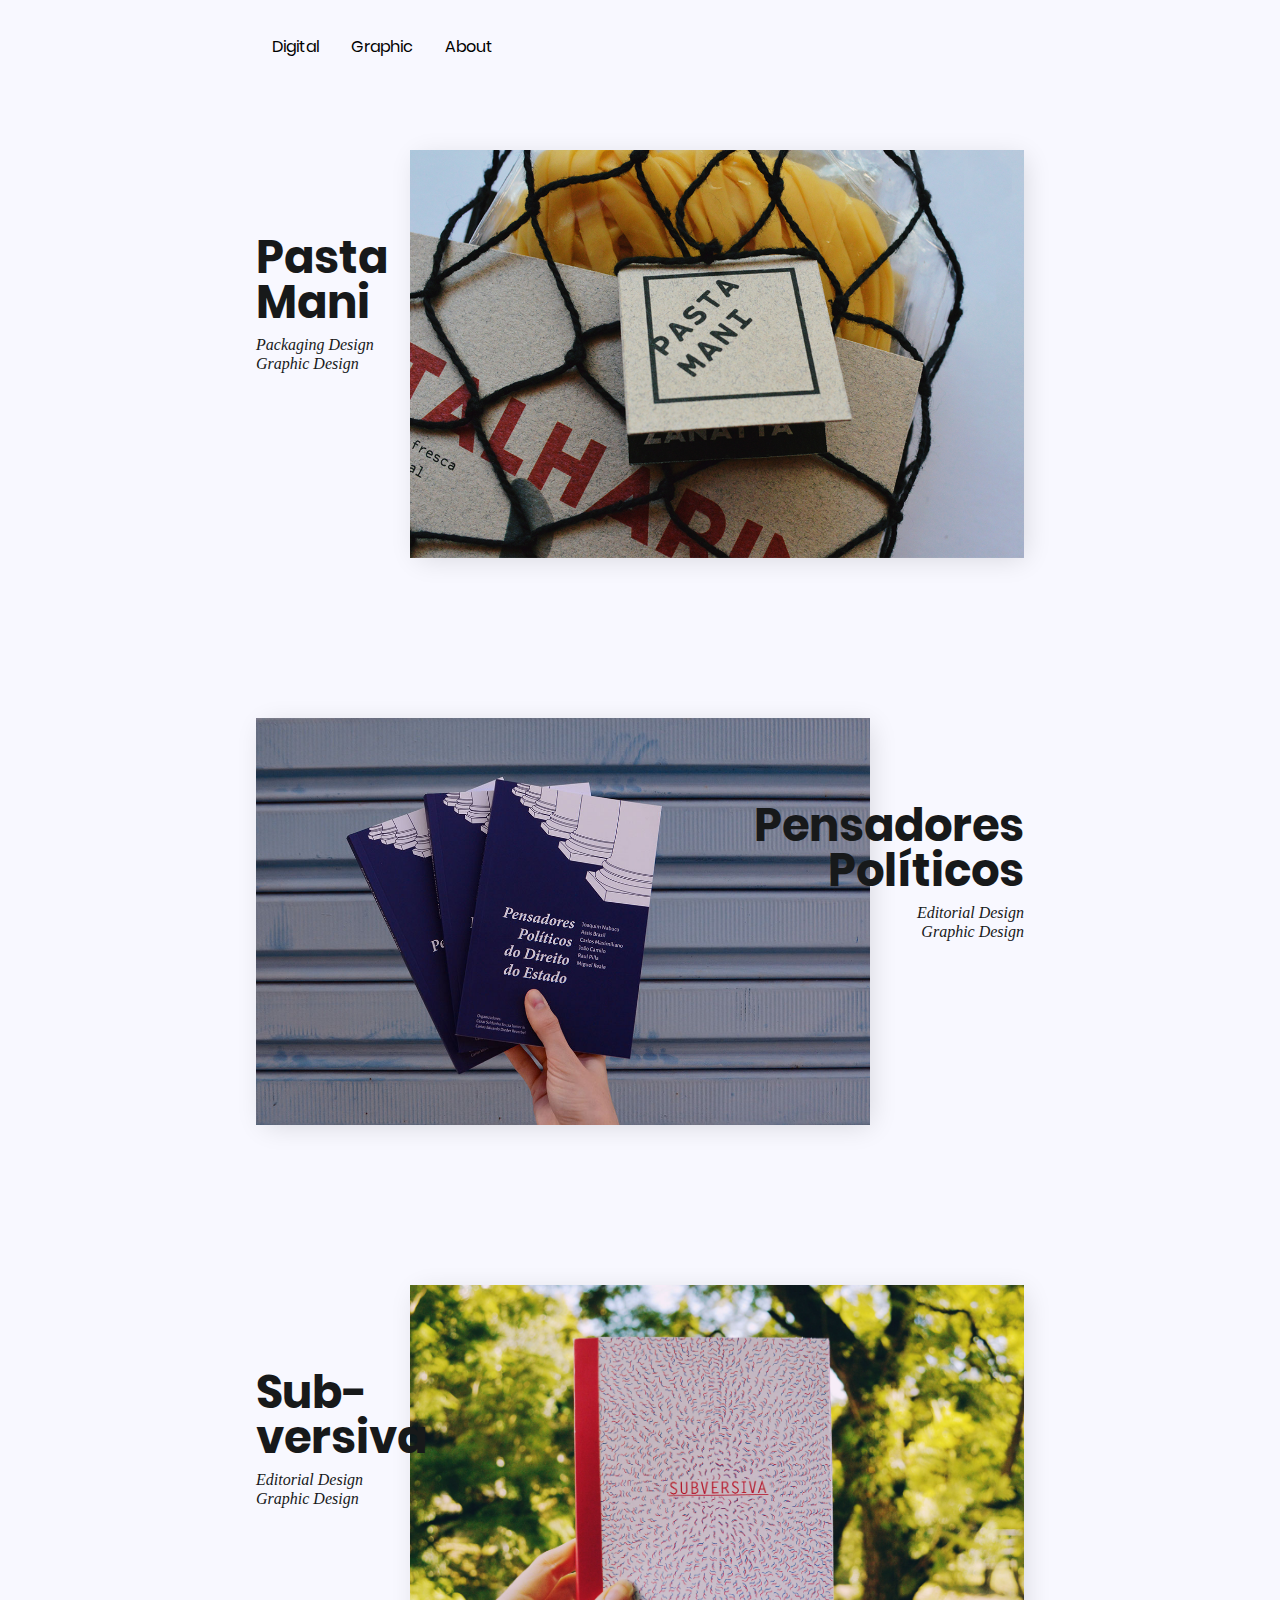
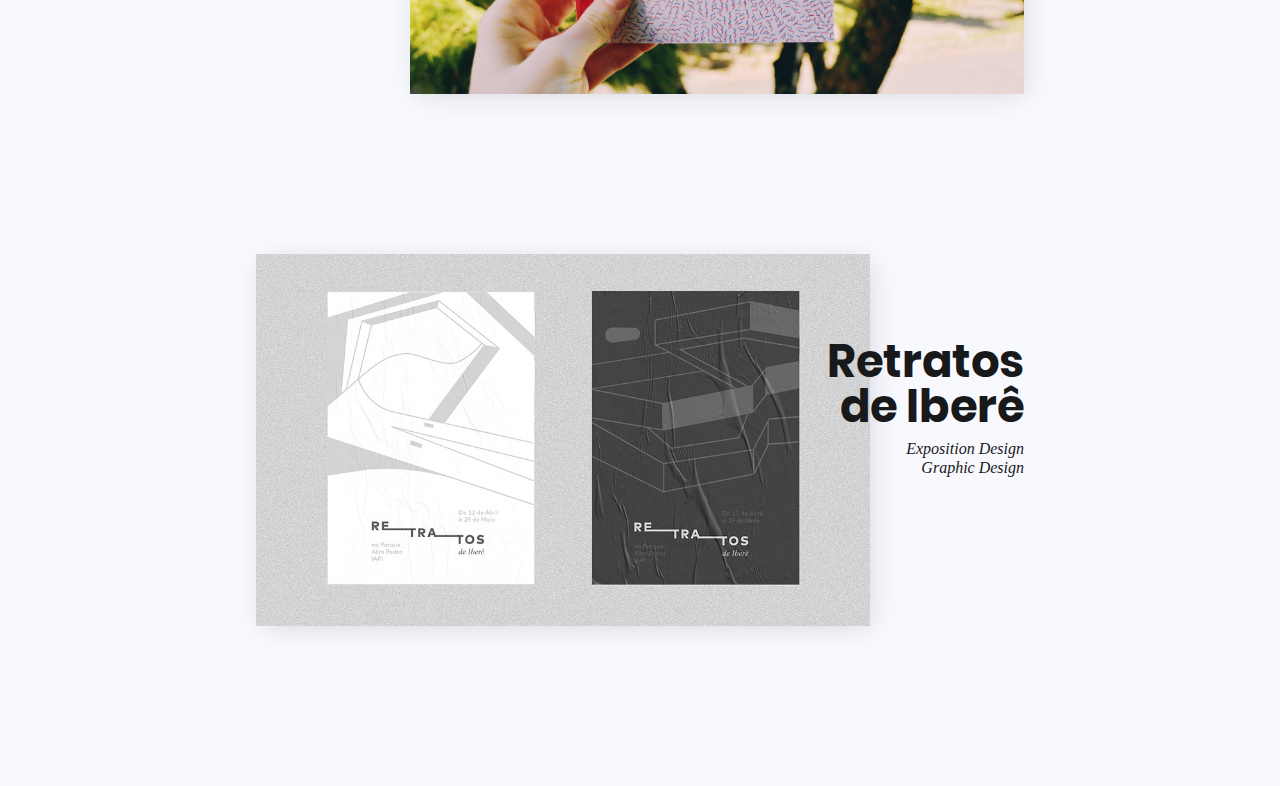
<file: index.html>
<!DOCTYPE html>

<html>
    <head>
        <title>Giovana Radaelli</title>
        <meta charset="utf-8">
        <meta name="viewport" content="widt=device-width, initial-scale=1.0">
        <link rel="stylesheet" href="./main.css">
    </head>
   
    <body>
        <ul>
            <li><a href="digital.html">Digital</a></li>
            <li><a href="index.html">Graphic</a></li>
            <li style="float:right"><a class="active" href="about.html">About</a></li>
        </ul>
        <div id="allWork">
                <div class="work clearfix" id="workFirst">
                    <div class="workText">
                        <a href="pastamani.html"><h1 class="zoom">Pasta<br>Mani<Label></Label></h1></a>
                        <h5>Packaging Design<br>Graphic Design</h5>
                        <div class="underline"></div>
                    </div>
                    <img src="images/Pasta_Mani_2.jpg" alt="Project Image" class="workImg">
                </div>

                <div class="work2 clearfix">
                    <div class="workText">
                        <a href="pensadores.html"><h1 class="zoom">Pensadores<br>Políticos<Label></Label></h1></a>
                        <h5>Editorial Design<br>Graphic Design</h5>
                        <div class="underline"></div>
                    </div> 
                    <img src="images/Pensadores_1.jpg" alt="Project Image" class="workImg">
                </div>

                <div class="work clearfix">
                    <div class="workText">
                        <a href="subversiva.html"><h1 class="zoom">Sub-<br>versiva<Label></Label></h1></a>
                        <h5>Editorial Design<br>Graphic Design</h5>
                        <div class="underline"></div>
                    </div>
                    <img src="images/Subversiva_1.jpg" alt="Project Image" class="workImg">
                </div>

                <div class="work2 clearfix">
                    <div class="workText">
                        <a href="#"><h1 class="zoom">Retratos<br>de Iberê<Label></Label></h1></a>
                        <h5>Exposition Design<br>Graphic Design</h5>
                        <div class="underline"></div>
                    </div> 
                    <img src="images/Retratos_1.png" alt="Project Image" class="workImg">
                </div>
            </div>
    </body>
</html>
</file>
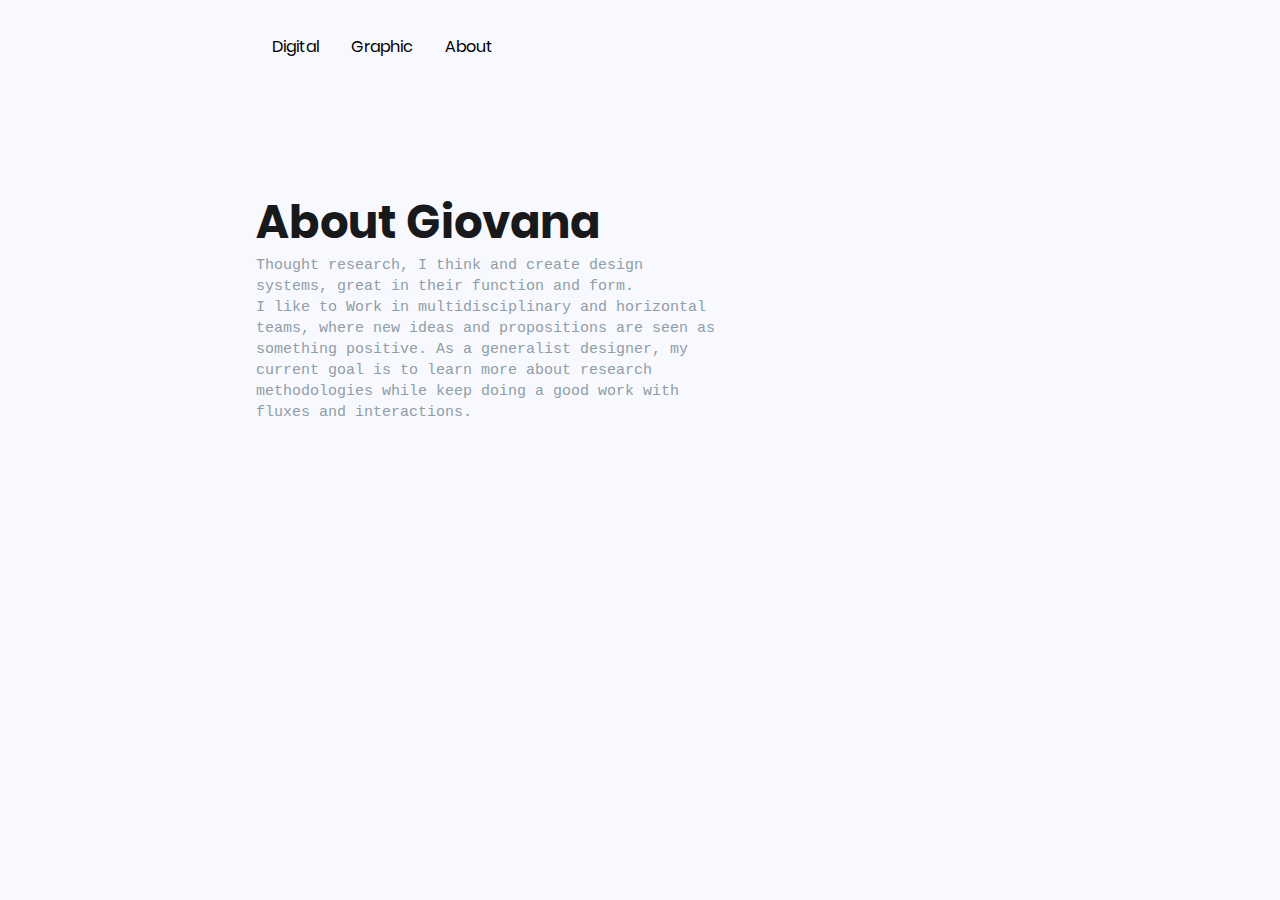
<file: about.html>
<!DOCTYPE html>

<html>
    <head>
        <title>Giovana Radaelli</title>
        <meta charset="utf-8">
        <meta name="viewport" content="widt=device-width, initial-scale=1.0">
        <link rel="stylesheet" href="./main.css">
    </head>
   
    <body>
        <ul>
            <li><a href="digital.html">Digital</a></li>
            <li><a href="index.html">Graphic</a></li>
            <li style="float:right"><a class="active" href="about.html">About</a></li>
        </ul>
                  <div class="aboutMe clearfix">
                        <h1>About Giovana<Label></Label></h1>
                        <p>Thought research, I think and create design
                            systems, great in their function and
                            form. <br>I like to Work in multidisciplinary
                            and horizontal teams, where
                            new ideas and propositions are seen
                            as something positive.
                            As a generalist designer, my
                            current goal is to learn more about
                            research methodologies while keep
                            doing a good work with fluxes and
                            interactions.</p>
                </div>
    </body>
</html>
</file>
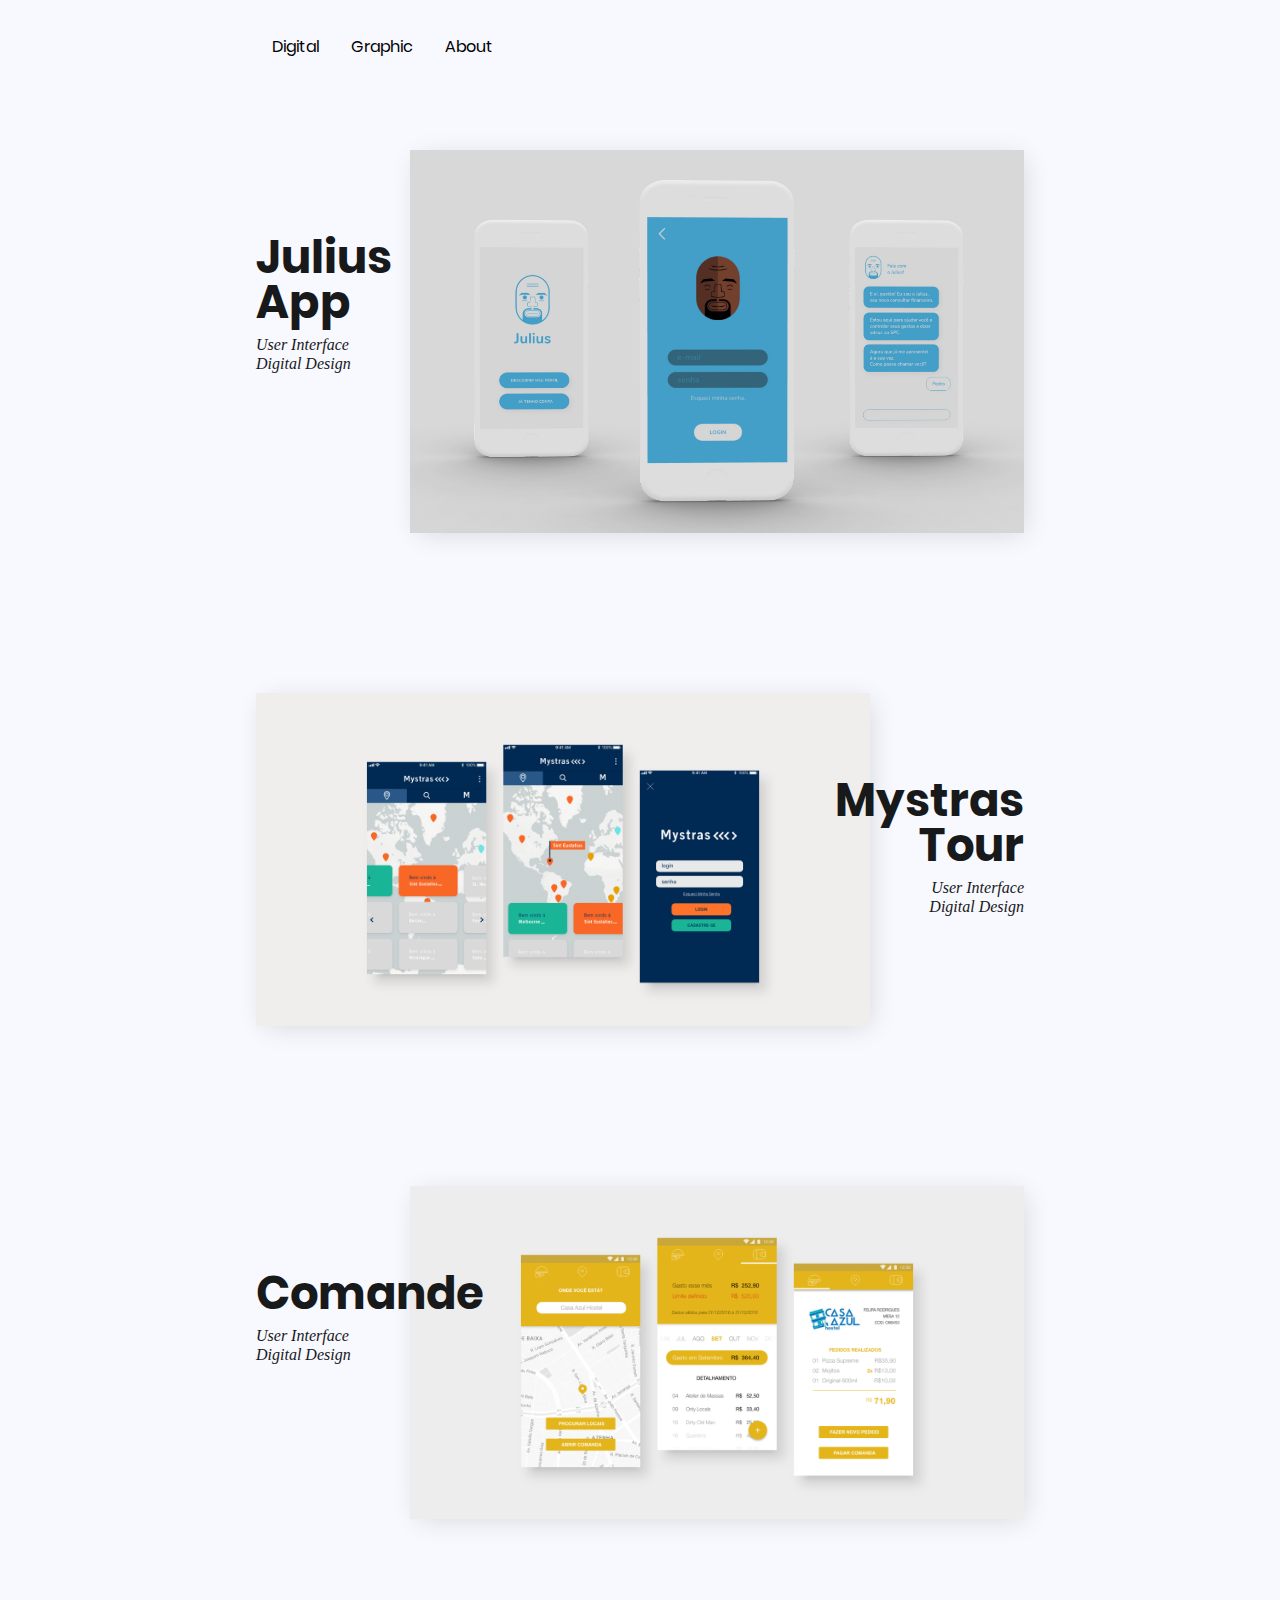
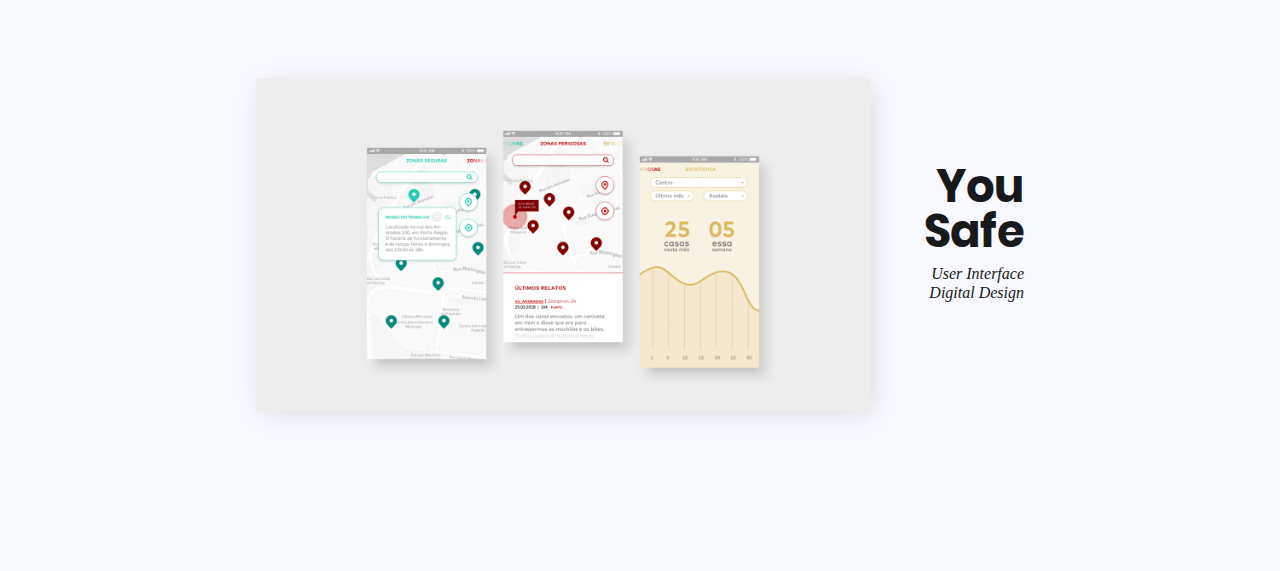
<file: digital.html>
<!DOCTYPE html>

<html>
    <head>
        <title>Giovana Radaelli</title>
        <meta charset="utf-8">
        <meta name="viewport" content="widt=device-width, initial-scale=1.0">
        <link rel="stylesheet" href="./main.css">
    </head>
   
    <body>
        <ul>
            <li><a href="digital.html">Digital</a></li>
            <li><a href="index.html">Graphic</a></li>
            <li style="float:right"><a class="active" href="about.html">About</a></li>
        </ul>
        <div id="allWork">
                <div class="work clearfix" id="workFirst">
                    <div class="workText">
                        <a href="#"><h1 class="zoom">Julius<br>App<Label></Label></h1></a>
                        <h5>User Interface<br>Digital Design</h5>
                        <div class="underline"></div>
                    </div>
                    <img src="images/Julius_02.jpg" alt="Project Image" class="workImg">
                </div>

                <div class="work2 clearfix">
                    <div class="workText">
                        <a href="#"><h1 class="zoom">Mystras<br>Tour<Label></Label></h1></a>
                        <h5>User Interface<br>Digital Design</h5>
                        <div class="underline"></div>
                    </div> 
                    <img src="images/Mystras_01.png" alt="Project Image" class="workImg">
                </div>

                <div class="work clearfix">
                    <div class="workText">
                        <a href="#"><h1 class="zoom">Comande<Label></Label></h1></a>
                        <h5>User Interface<br>Digital Design</h5>
                        <div class="underline"></div>
                    </div>
                    <img src="images/Comande_01.png" alt="Project Image" class="workImg">
                </div>

                <div class="work2 clearfix">
                    <div class="workText">
                        <a href="#"><h1 class="zoom">You<br>Safe<Label></Label></h1></a>
                        <h5>User Interface<br>Digital Design</h5>
                        <div class="underline"></div>
                    </div> 
                    <img src="images/YouSafe_01.png" alt="Project Image" class="workImg">
                </div>
            </div>
    </body>
</html>
</file>
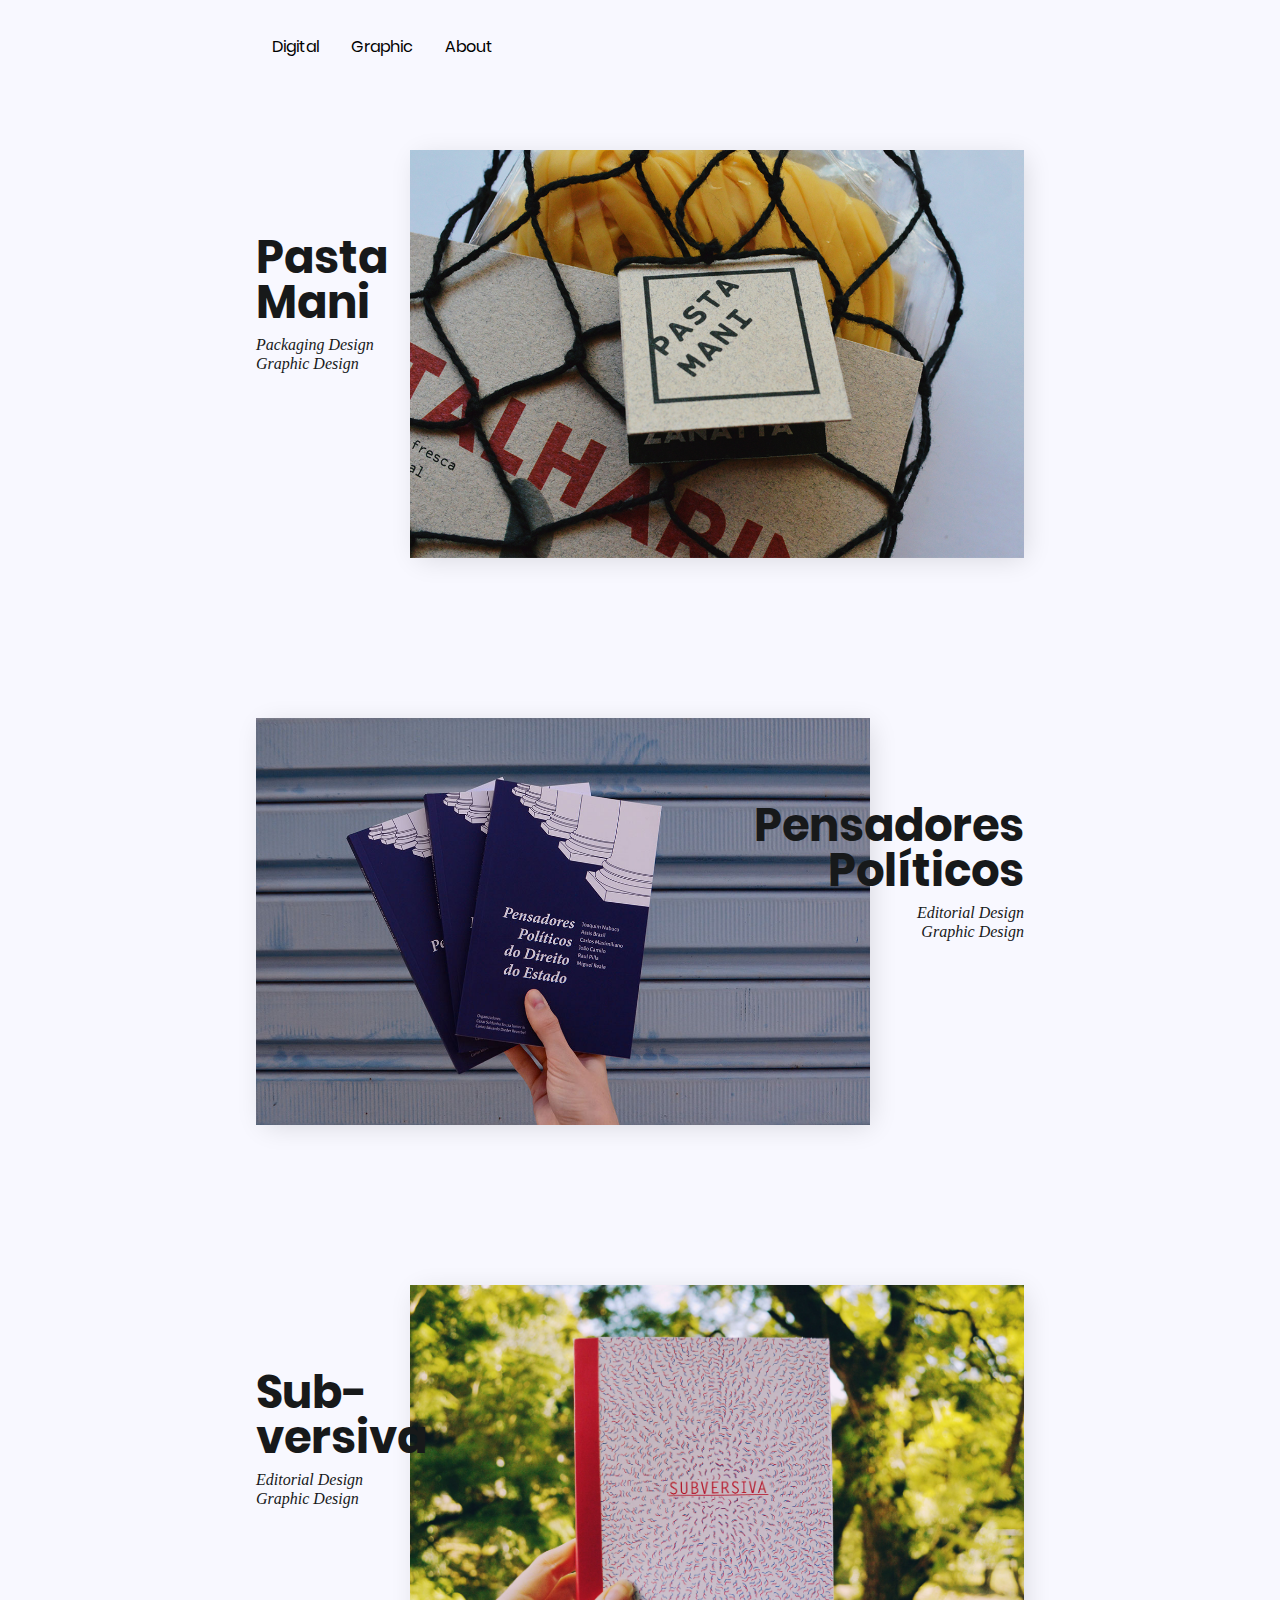
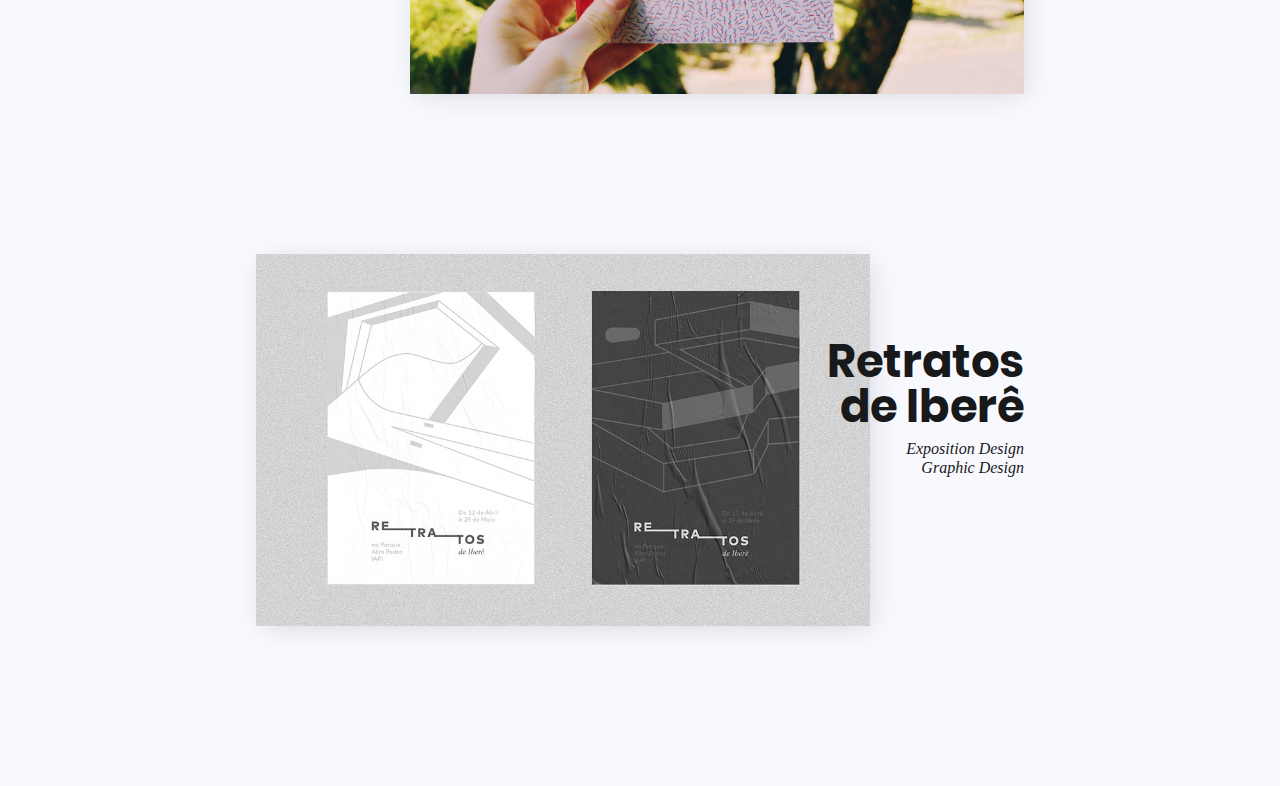
<file: graphic.html>
<!DOCTYPE html>

<html>
    <head>
        <title>Giovana Radaelli</title>
        <meta charset="utf-8">
        <meta name="viewport" content="widt=device-width, initial-scale=1.0">
        <link rel="stylesheet" href="./main.css">
    </head>
   
    <body>
        <ul>
            <li><a href="#digital">Digital</a></li>
            <li><a href="#graphic">Graphic</a></li>
            <li style="float:right"><a class="active" href="about.html">About</a></li>
        </ul>
            <div id="allWork">

                <div class="work clearfix" id="workFirst">
                    <div class="workText">
                        <a href="#"><h1 class="zoom">Pasta<br>Mani<Label></Label></h1></a>
                        <h5>Packaging Design<br>Graphic Design</h5>
                        <div class="underline"></div>
                    </div>
                    <img src="images/Pasta_Mani_2.jpg" alt="Project Image" class="workImg">
                </div>

                <div class="work2 clearfix">
                    <div class="workText">
                        <a href="#"><h1 class="zoom">Pensadores<br>Políticos<Label></Label></h1></a>
                        <h5>Editorial Design<br>Graphic Design</h5>
                        <div class="underline"></div>
                    </div> 
                    <img src="images/Pensadores_1.jpg" alt="Project Image" class="workImg">
                </div>

                <div class="work clearfix">
                    <div class="workText">
                        <a href="#"><h1 class="zoom">Sub-<br>versiva<Label></Label></h1></a>
                        <h5>Editorial Design<br>Graphic Design</h5>
                        <div class="underline"></div>
                    </div>
                    <img src="images/Subversiva_1.jpg" alt="Project Image" class="workImg">
                </div>

                <div class="work2 clearfix">
                    <div class="workText">
                        <a href="#"><h1 class="zoom">Retratos<br>de Iberê<Label></Label></h1></a>
                        <h5>Exposition Design<br>Graphic Design</h5>
                        <div class="underline"></div>
                    </div> 
                    <img src="images/Retratos_1.png" alt="Project Image" class="workImg">
                </div>
            </div>
    </body>
</html>
</file>
<file: main.css>
* {
    margin: 0;
    padding: 0;
    border: 0;
    outline: 0;
    font-size: 100%;
    vertical-align: baseline;
    background: transparent;
}

@font-face {
    font-family: poppins_bold;
    src: url(type/Poppins-Bold.ttf);
  }

@font-face {
   font-family: poppins_bold;
   src: url(type/Poppins-Bold.ttf);
  }
  
@font-face {
    font-family: poppins_medium;
    src: url(type/Poppins-Regular.ttf);
  }

  @font-face {
    font-family: poppins_italic;
    src: url(type/Poppins-Italic.ttf);
  }

.clearfix::after {
    content: "";
    clear: both;
    display: table;
}

html {
    font-family: poppins_bold;
    font-weight: 100;
}

body {
	border-style: solid;
  	border-color: yellow;
    width: 60%;
    margin: auto;
    background-color: ghostwhite;
}

h1 {
    font-size: 45px;
    font-weight: 900;
    color: #17191A;
    text-decoration: none;
    z-index: 1;
    line-height: 100%;
}

h2 {
    font-size: 35px;
    font-weight: 400;
    color: #17191A;
}

h3 {
    font-size: 45px;
    font-weight: 900;
    color: #17191A;
    text-decoration: none;
    z-index: 1;
    line-height: 100%;
}

h5 {
    font-size: 16px;
    margin-top: 10px;
    font-weight: 200;
    color: #17191A;
    /* font-family: poppins_medium; */
    font-family: Adobe caslon;
    font-style: italic;
    line-height: 120%;
    z-index: 1;
}

p {
    color: #8f9ea5;
    font-family: 'Courier New', Courier, monospace;
    font-weight: 100;
    margin-top: 10px;
    font-size: 15px;
    line-height: 140%;
}

a {
    text-decoration: none;
}

a:hover, h1:hover {
    background-color: yellow;
    transition: all;
    -o-transition:.5s;
    -ms-transition:.5s;
    -moz-transition:.5s;
    -webkit-transition:.5s;
    font-family: poppins_italic;
  }

/*------------- Nav -------------*/

ul {
    list-style-type: none;
    position: fixed;
    font-family: poppins_medium;
    overflow: hidden;
    background-color: ghostwhite;
    position: fixed;
    z-index: 99;
    top: 20px;
  }
  
  li {
    float: left;
  }
  
  li a {
    display: block;
    color: black;
    text-align: center;
    padding: 14px 16px;
    text-decoration: none;
    position: relative;
  }
  
  li a:hover {
    background-color: yellow;
    transition: all;
    -o-transition:.5s;
    -ms-transition:.5s;
    -moz-transition:.5s;
    -webkit-transition:.5s;
  }

/*------------- Work 1 -------------*/

#allWork {
    padding-top: 150px;
}

.workView {
    padding-top: 150px;
}

.work {
    width: 100%;
    position: relative;
    margin-bottom: 10em;
}

.work > .workText {
    position: absolute;
    top: 85px;
    line-height: 250%;
}

.work > .workImg {
    width: 80%;
    float: right;
    -webkit-box-shadow: 4px 4px 26px -4px rgba(0,0,0,0.14);
    -moz-box-shadow: 4px 4px 26px -4px rgba(0,0,0,0.14);
    box-shadow: 4px 4px 26px -4px rgba(0,0,0,0.14);
}

.work ul {
    position: absolute;
    bottom: 0;
    right: 86%;
}

#workFirst ul li {
    margin-top: 20px;
}

/*------------- Work 02 -------------*/

.work2 {
    width: 100%;
    position: relative;
    margin-bottom: 10em; /* Diminui distância entre elementos*/ 
}

.work2 > .workText {
    position: absolute;
    top: 85px;
    right: 0;
    text-align: right;
    line-height: 250%;
}

.work2 > .workImg {
    width: 80%;
    float: left;
    -webkit-box-shadow: 4px 4px 26px -4px rgba(0,0,0,0.14);
    -moz-box-shadow: 4px 4px 26px -4px rgba(0,0,0,0.14);
    box-shadow: 4px 4px 26px -4px rgba(0,0,0,0.14);
}

h5 a:hover {
    background-color: yellow;
    transition: all;
    -o-transition:.5s;
    -ms-transition:.5s;
    -moz-transition:.5s;
    -webkit-transition:.5s;
  }

  /*------------- About Page -------------*/

.aboutMe {
    margin-top: 200px;
    margin-right: 40%;
}

/*------------- Project View -------------*/

.imgView {
    width: 100%;
    float: right;
    margin-bottom: 20px;
}

.central {
    align-content: center;
    text-align: center;
    margin-bottom: 10%;
}
</file>
